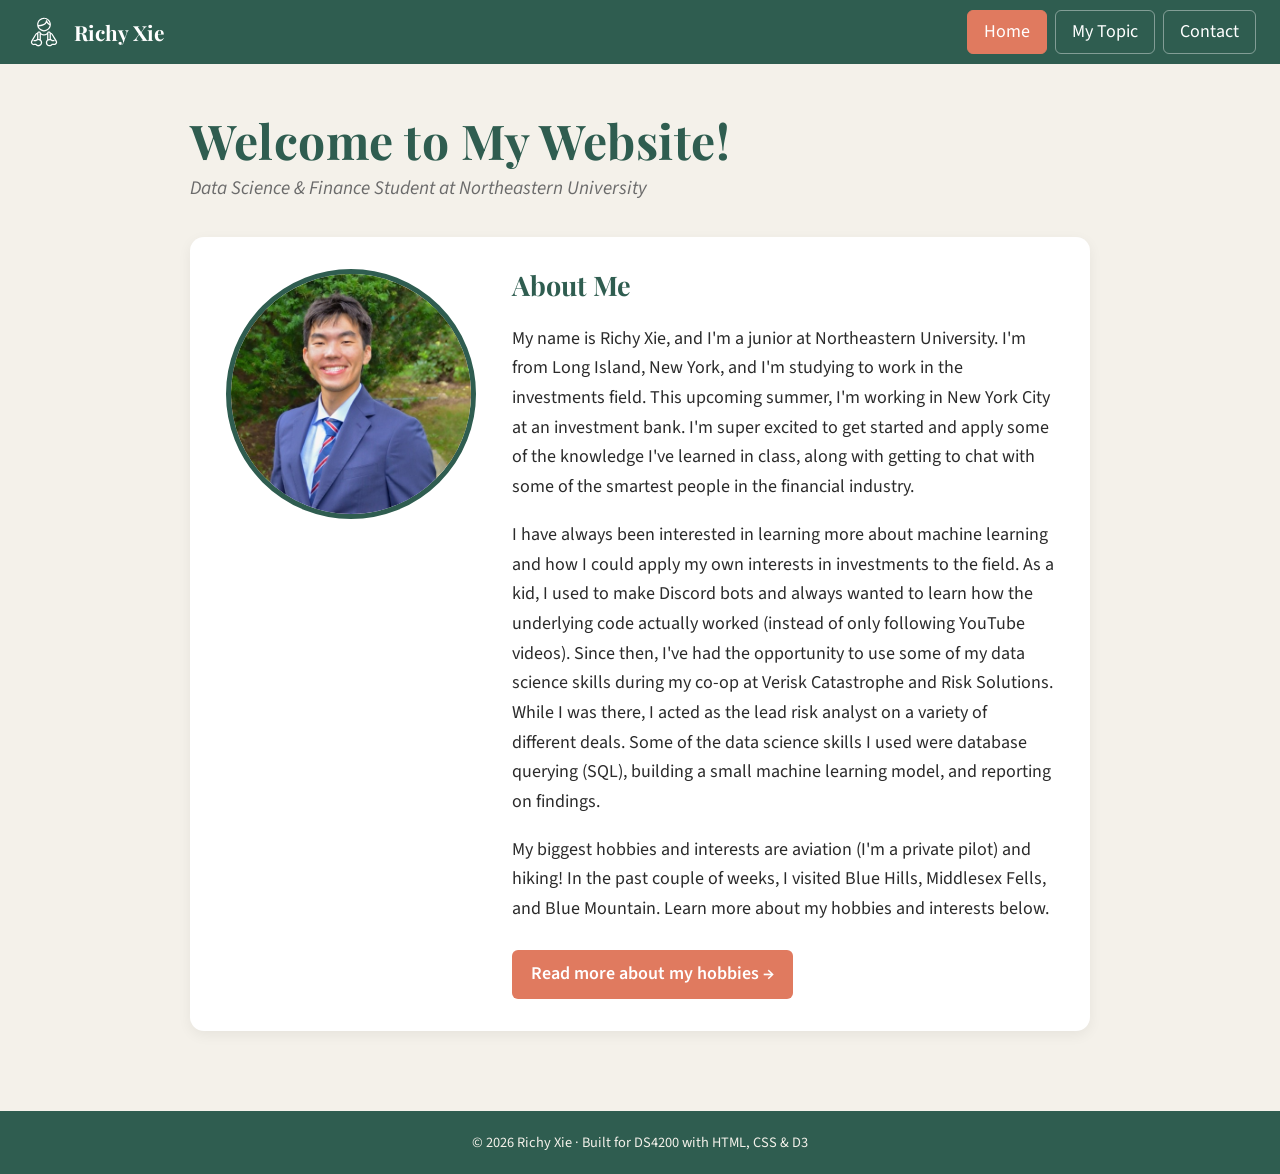
<file: index.html>
<!doctype html>

<html lang="en">
<head>
    <meta charset="utf-8">
    <meta name="viewport" content="width=device-width, initial-scale=1">

    <title>Richy Xie | Home</title>

    <link rel="preconnect" href="https://fonts.googleapis.com">
    <link rel="preconnect" href="https://fonts.gstatic.com" crossorigin>
    <link href="https://fonts.googleapis.com/css2?family=Playfair+Display:wght@600;700&family=Source+Sans+3:wght@400;600&display=swap" rel="stylesheet">

    <link rel="stylesheet" href="styles.css">
</head>

<body>
    <div id="header" class="header">
        <a href="./index.html" class="clickable" id="account-container">
            <img src="images/icon.svg" width="40" alt="Site icon">
            <div id="name-container">Richy Xie</div>
        </a>
        <nav id="pages-container">
            <a class="pages-btn clickable active" href="./index.html">Home</a>
            <a class="pages-btn clickable" href="./topic.html">My Topic</a>
            <a class="pages-btn clickable" href="./topic.html#contact">Contact</a>
        </nav>
    </div>

    <main class="page">
        <h1 class="main-title">Welcome to My Website!</h1>
        <p class="subtitle">Data Science & Finance Student at Northeastern University</p>

        <section class="card intro">
            <img class="profile-photo" src="images/me.jpg" alt="Photo of Richy Xie">

            <div class="intro-text">
                <h2>About Me</h2>
                <p>
                    My name is Richy Xie, and I'm a junior at Northeastern University. I'm from Long Island, New York, and I'm studying to work in the investments field. This upcoming summer, I'm working in New York City at an investment bank. I'm super excited to get started and apply some of the knowledge I've learned in class, along with getting to chat with some of the smartest people in the financial industry.
                </p>
                <p>
                    I have always been interested in learning more about machine learning and how I could apply my own interests in investments to the field. As a kid, I used to make Discord bots and always wanted to learn how the underlying code actually worked (instead of only following YouTube videos). Since then, I've had the opportunity to use some of my data science skills during my co-op at Verisk Catastrophe and Risk Solutions. While I was there, I acted as the lead risk analyst on a variety of different deals. Some of the data science skills I used were database querying (SQL), building a small machine learning model, and reporting on findings.
                </p>
                <p>
                    My biggest hobbies and interests are aviation (I'm a private pilot) and hiking! In the past couple of weeks, I visited Blue Hills, Middlesex Fells, and Blue Mountain. Learn more about my hobbies and interests below.
                </p>
                <a class="cta" href="./topic.html">Read more about my hobbies &rarr;</a>
            </div>
        </section>
    </main>

    <div id="footer" class="footer">
        <div>&copy; 2026 Richy Xie &middot; Built for DS4200 with HTML, CSS &amp; D3</div>
    </div>
</body>
</html>
</file>
<file: styles.css>
/* NEW CSS BELOW */

/* Custom fonts/cohesive color scheme/custom margins and padding */

:root{
    --forest:   #2f5d50;
    --forest-dk:#1f3f36;
    --cream:    #f4f1ea;
    --paper:    #ffffff;
    --coral:    #e07a5f;
    --ink:      #2b2b2b;
    --muted:    #6b6b6b;
}

body{
    margin: 0;
    padding: 0;
    background-color: var(--cream);
    color: var(--ink);
    font-family: "Source Sans 3", Arial, sans-serif;
    font-size: 18px;
    line-height: 1.65;
}

h1, h2, h3{
    font-family: "Playfair Display", Georgia, serif;
    color: var(--forest);
    line-height: 1.2;
}

.main-title{ font-size: 3rem;   margin: 0 0 0.25rem; letter-spacing: 0.5px; }
.page-title{ font-size: 2.2rem; margin: 0 0 1.5rem; }
h3{ font-size: 1.5rem; margin-top: 0; }

.subtitle{ color: var(--muted); font-size: 1.2rem; margin: 0 0 2rem; font-style: italic; }
.caption { color: var(--muted); font-size: 0.95rem; }

a{ color: var(--coral); }

.page{
    max-width: 900px;
    margin: 0 auto;
    padding: 3rem 1.5rem;
}

.card{
    background: var(--paper);
    border-radius: 14px;
    padding: 2rem 2.25rem;
    margin-bottom: 2rem;
    box-shadow: 0 4px 14px rgba(0,0,0,0.06);
}

.intro{
    display: flex;
    gap: 2.25rem;
    align-items: flex-start;
}
.intro-text h2{ margin-top: 0; }

.profile-photo{
    width: 240px;
    height: 240px;
    object-fit: cover;
    object-position: center top;
    border-radius: 50%;
    border: 5px solid var(--forest);
    flex-shrink: 0;
}

.banner{
    display: block;
    max-width: 100%;
    height: auto;
    margin: 0 auto 1.25rem;
    border-radius: 10px;
    box-shadow: 0 4px 12px rgba(0,0,0,0.12);
}

.cta{
    display: inline-block;
    margin-top: 0.5rem;
    padding: 0.6rem 1.2rem;
    background: var(--coral);
    color: white;
    text-decoration: none;
    border-radius: 6px;
    font-weight: 600;
}
.cta:hover{ background: var(--forest); }

.styled-list li{ margin-bottom: 0.4rem; }
.styled-list li::marker{ color: var(--coral); }

.contact-links{ list-style: none; padding: 0; }
.contact-links li{ margin-bottom: 0.5rem; }
.contact-links a{ font-weight: 600; text-decoration: none; }
.contact-links a:hover{ text-decoration: underline; }

#d3-vis .chart{ width: 100%; height: auto; }
.bar{ fill: var(--forest); transition: fill 0.15s; }
.bar:hover{ fill: var(--coral); }
.tooltip{
    position: absolute;
    pointer-events: none;
    opacity: 0;
    background: var(--ink);
    color: white;
    padding: 4px 10px;
    border-radius: 4px;
    font-size: 0.9rem;
}

/* OLD CSS BELOW */

#header{
    display: flex;
    flex-direction: row;
    justify-content: space-between;
    align-items: center;
    padding: 0.6rem 1.5rem;
    background-color: var(--forest);
    position: sticky;
    top: 0;
    z-index: 10;
}

#account-container{
    display: flex;
    align-items: center;
    gap: 0.6rem;
    text-decoration: none;
    color: white;
    font-family: "Playfair Display", Georgia, serif;
    font-size: 1.3rem;
    font-weight: 700;
}
#account-container img{ filter: invert(1); }

#pages-container{ display: flex; gap: 0.5rem; }

.pages-btn{
    padding: 0.4rem 1rem;
    color: white;
    text-decoration: none;
    border-radius: 6px;
    border: 1px solid rgba(255,255,255,0.4);
}
.pages-btn:hover{ background-color: var(--forest-dk); }
.pages-btn.active{ background-color: var(--coral); border-color: var(--coral); }

#footer{
    text-align: center;
    padding: 1.25rem;
    background-color: var(--forest);
    color: var(--cream);
    font-size: 0.9rem;
}

@media (max-width: 700px){
    .intro{ flex-direction: column; align-items: center; }
    .main-title{ font-size: 2.2rem; }
    #header{ flex-direction: column; gap: 0.5rem; }
    .card{ padding: 1.5rem; }
}

.axis-label{
    font-family: "Source Sans 3", Arial, sans-serif;
    font-size: 14px;
    fill: var(--muted);
}
</file>
